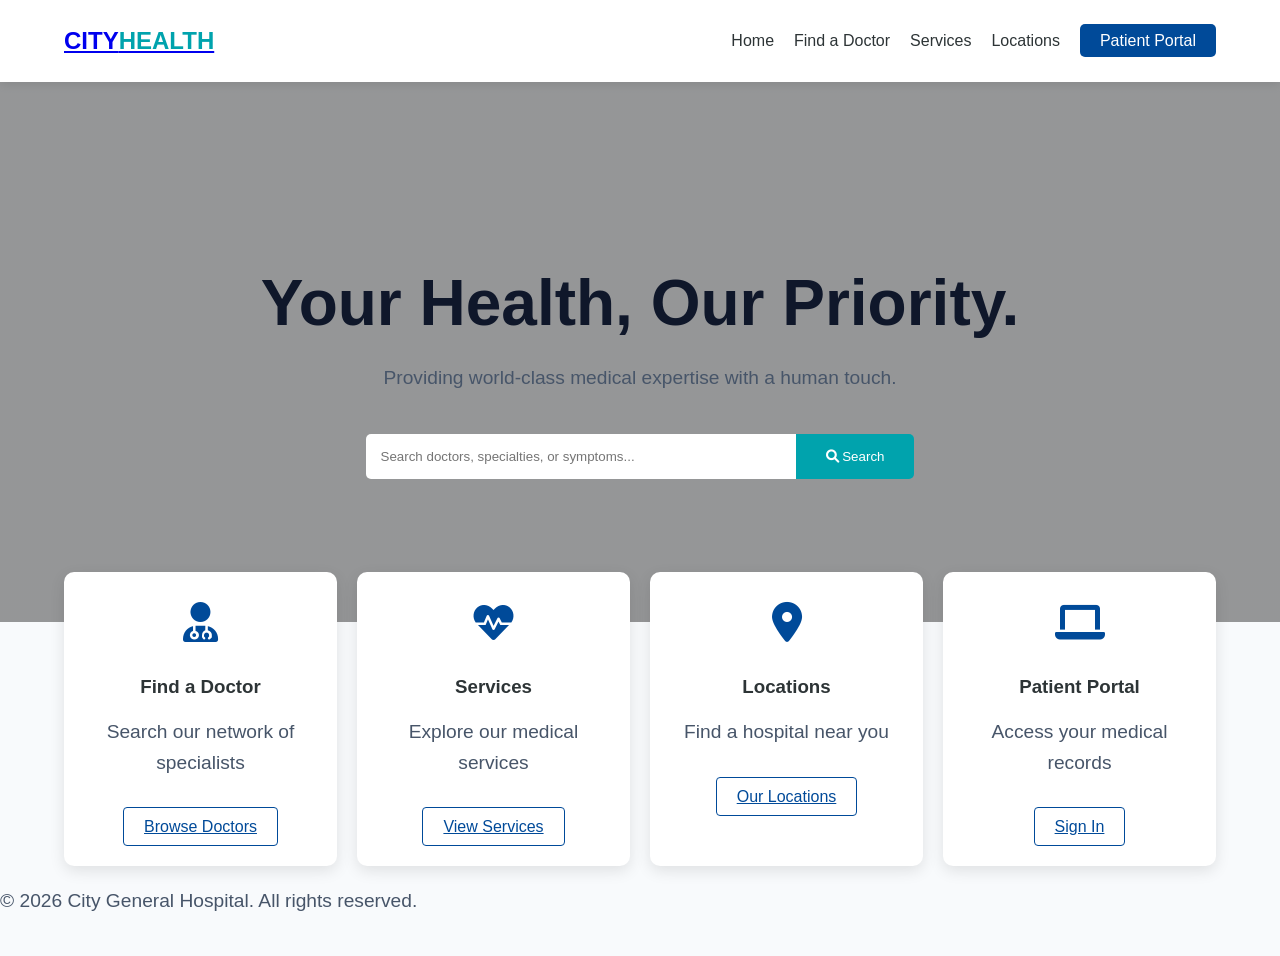
<file: index.html>
<!DOCTYPE html>
<html lang="en">
<head>
    <meta charset="UTF-8">
    <meta name="viewport" content="width=device-width, initial-scale=1.0">
    <title>City General Hospital | Care You Can Trust</title>
    <link rel="stylesheet" href="style.css">
    <link rel="stylesheet" href="https://cdnjs.cloudflare.com/ajax/libs/font-awesome/6.0.0/css/all.min.css">
</head>
<body> 
    <style>
      :root {
    --primary: #0066FF;
    --secondary: #00D2FF;
    --dark: #0F172A;
    --glass: rgba(255, 255, 255, 0.85);
}

.hero-visual {
    position: relative;
    padding: 120px 0;
    min-height: 85vh;
    background: radial-gradient(circle at top right, #e0f2fe, #ffffff);
    overflow: hidden;
}

/* Background Decoration (The "Attractive" Blobs) */
.hero-visual::before {
    content: '';
    position: absolute;
    top: -10%;
    right: -5%;
    width: 500px;
    height: 500px;
    background: var(--secondary);
    filter: blur(120px);
    opacity: 0.15;
    z-index: 0;
}

.hero-main {
    position: relative;
    z-index: 1;
    max-width: 800px;
}

/* Typography Enhancements */
.badge-top {
    background: #E0E7FF;
    color: var(--primary);
    padding: 8px 16px;
    border-radius: 50px;
    font-size: 0.9rem;
    font-weight: 600;
    display: inline-block;
    margin-bottom: 20px;
}

h1 {
    font-size: 4rem;
    color: var(--dark);
    line-height: 1.1;
    font-weight: 800;
    margin-bottom: 25px;
}

.gradient-text {
    background: linear-gradient(to right, var(--primary), var(--secondary));
    -webkit-background-clip: text;
    -webkit-text-fill-color: transparent;
}

p {
    font-size: 1.2rem;
    color: #475569;
    margin-bottom: 40px;
    line-height: 1.6;
}

/* Glassmorphism Search Bar */
.glass-search {
    display: flex;
    background: var(--glass);
    backdrop-filter: blur(15px); /* This creates the frosted glass effect */
    padding: 15px;
    border-radius: 20px;
    box-shadow: 0 20px 40px rgba(0,0,0,0.08);
    border: 1px solid rgba(255,255,255,0.5);
    gap: 15px;
}

.input-group {
    flex: 1;
    display: flex;
    align-items: center;
    background: white;
    padding: 10px 15px;
    border-radius: 12px;
}

.input-group i { color: var(--primary); margin-right: 10px; }

.input-group input {
    border: none;
    outline: none;
    width: 100%;
    font-size: 1rem;
}

/* Glow Button Effect */
.btn-glow {
    background: var(--primary);
    color: white;
    border: none;
    padding: 0 30px;
    border-radius: 12px;
    font-weight: 600;
    cursor: pointer;
    transition: all 0.3s ease;
    box-shadow: 0 10px 20px rgba(0, 102, 255, 0.2);
}

.btn-glow:hover {
    transform: translateY(-2px);
    box-shadow: 0 15px 30px rgba(0, 102, 255, 0.4);
    background: #0052cc;
}

/* Responsive */
@media (max-width: 768px) {
    .glass-search { flex-direction: column; }
    h1 { font-size: 2.5rem; }
}  
    </style>

    <nav class="navbar">
        <div class="logo"><a href="index.html">CITY<span>HEALTH</span></a></div>
        <ul class="nav-links">
            <li><a href="index.html">Home</a></li>
            <li><a href="Find%20a%20Doctor.html">Find a Doctor</a></li>
            <li><a href="Services.html">Services</a></li>
            <li><a href="Locations.html">Locations</a></li>
            <li><a href="PatientPortal.html" class="btn-portal">Patient Portal</a></li>
        </ul>
    </nav>

    <header class="hero">
        <div class="hero-overlay">
            <h1>Your Health, Our Priority.</h1>
            <p>Providing world-class medical expertise with a human touch.</p>
            
            <div class="search-container">
                <input type="text" placeholder="Search doctors, specialties, or symptoms...">
                <button type="submit"><i class="fas fa-search"></i> Search</button>
            </div>
        </div>
    </header>

    <section class="action-grid">
        <div class="card">
            <i class="fas fa-user-md"></i>
            <h3>Find a Doctor</h3>
            <p>Search our network of specialists</p>
            <a href="Find%20a%20Doctor.html" class="card-btn">Browse Doctors</a>
        </div>
        <div class="card">
            <i class="fas fa-heartbeat"></i>
            <h3>Services</h3>
            <p>Explore our medical services</p>
            <a href="Services.html" class="card-btn">View Services</a>
        </div>
        <div class="card">
            <i class="fas fa-map-marker-alt"></i>
            <h3>Locations</h3>
            <p>Find a hospital near you</p>
            <a href="Locations.html" class="card-btn">Our Locations</a>
        </div>
        <div class="card">
            <i class="fas fa-laptop"></i>
            <h3>Patient Portal</h3>
            <p>Access your medical records</p>
            <a href="PatientPortal.html" class="card-btn">Sign In</a>
        </div>
    </section>

    <footer class="footer">
        <p>&copy; 2026 City General Hospital. All rights reserved.</p>
    </footer>

</body>
</html>
</file>
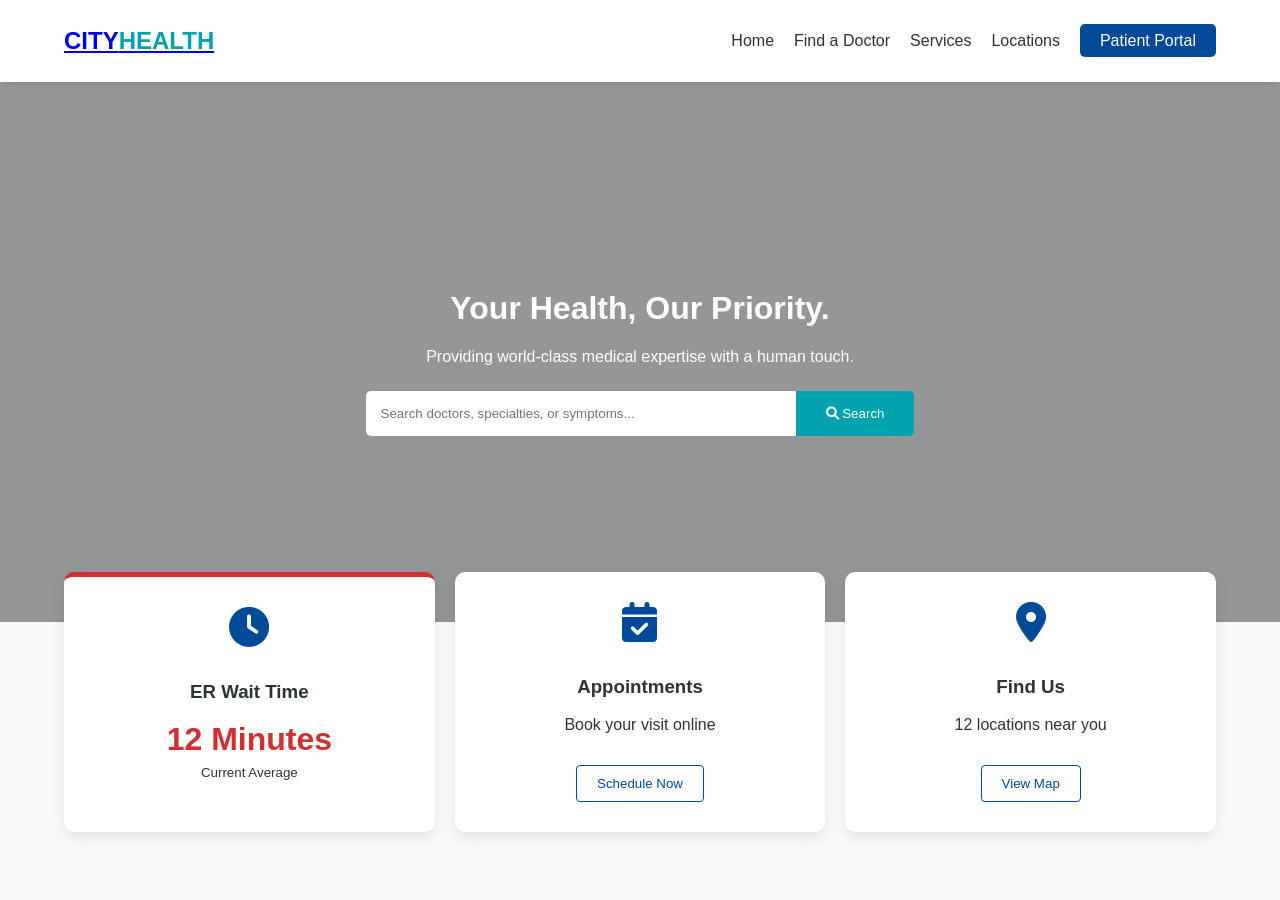
<file: Find a Doctor.html>
<!DOCTYPE html>
<html lang="en">
<head>
    <meta charset="UTF-8">
    <meta name="viewport" content="width=device-width, initial-scale=1.0">
    <title>City General Hospital | Care You Can Trust</title>
    <link rel="stylesheet" href="style.css">
    <link rel="stylesheet" href="https://cdnjs.cloudflare.com/ajax/libs/font-awesome/6.0.0/css/all.min.css">
</head>
<body>

    <nav class="navbar">
        <div class="logo"><a href="index.html">CITY<span>HEALTH</span></a></div>
        <ul class="nav-links">
            <li><a href="index.html">Home</a></li>
            <li><a href="Find%20a%20Doctor.html">Find a Doctor</a></li>
            <li><a href="Services.html">Services</a></li>
            <li><a href="Locations.html">Locations</a></li>
            <li><a href="PatientPortal.html" class="btn-portal">Patient Portal</a></li>
        </ul>
    </nav>

    <header class="hero">
        <div class="hero-overlay">
            <h1>Your Health, Our Priority.</h1>
            <p>Providing world-class medical expertise with a human touch.</p>
            
            <div class="search-container">
                <input type="text" placeholder="Search doctors, specialties, or symptoms...">
                <button type="submit"><i class="fas fa-search"></i> Search</button>
            </div>
        </div>
    </header>

    <section class="action-grid">
        <div class="card emergency">
            <i class="fas fa-clock"></i>
            <h3>ER Wait Time</h3>
            <p class="wait-time">12 Minutes</p>
            <small>Current Average</small>
        </div>
        <div class="card">
            <i class="fas fa-calendar-check"></i>
            <h3>Appointments</h3>
            <p>Book your visit online</p>
            <button class="card-btn">Schedule Now</button>
        </div>
        <div class="card">
            <i class="fas fa-map-marker-alt"></i>
            <h3>Find Us</h3>
            <p>12 locations near you</p>
            <button class="card-btn">View Map</button>
        </div>
    </section>

</body>
</html>
</file>
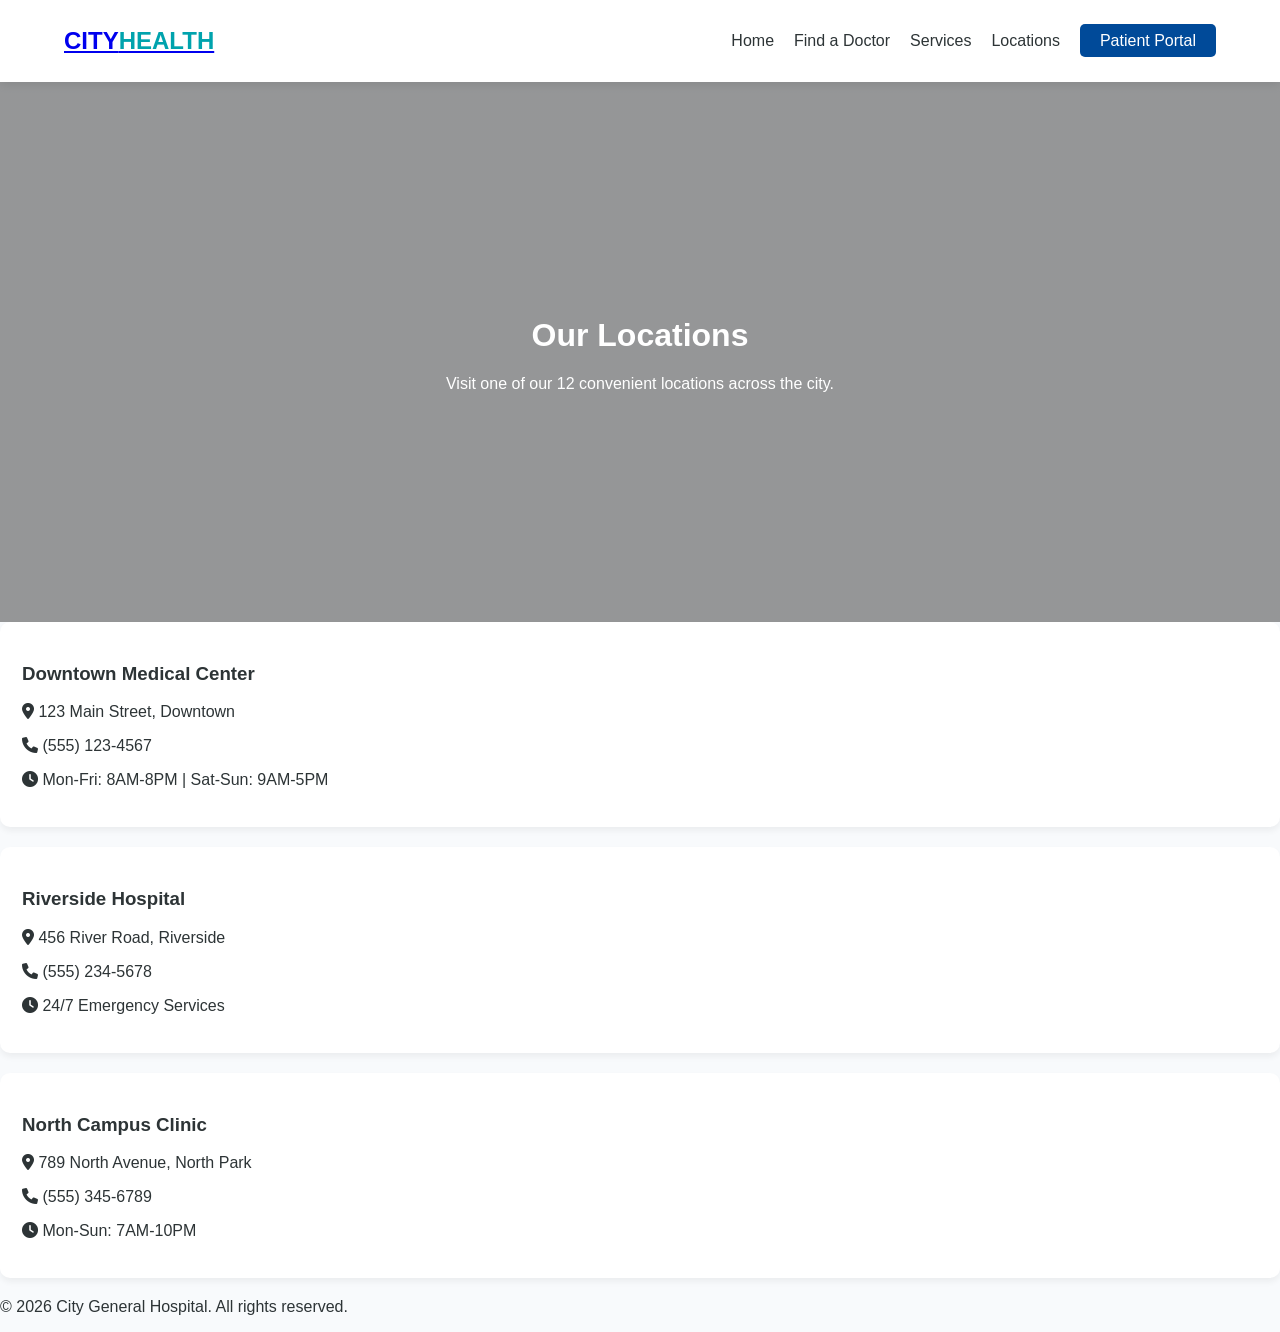
<file: Locations.html>
<!DOCTYPE html>
<html lang="en">
<head>
    <meta charset="UTF-8">
    <meta name="viewport" content="width=device-width, initial-scale=1.0">
    <title>Locations | City General Hospital</title>
    <link rel="stylesheet" href="style.css">
    <link rel="stylesheet" href="https://cdnjs.cloudflare.com/ajax/libs/font-awesome/6.0.0/css/all.min.css">
</head>
<body>
    <style>
        /* Location Section Container */
.locations-section {
    padding: 60px 5%;
    background-color: #f4f7f9;
}

.section-title {
    color: var(--primary-blue);
    margin-bottom: 30px;
    font-size: 2rem;
}

/* Flexbox Wrapper */
.locations-wrapper {
    display: flex;
    gap: 30px;
    height: 600px; /* Fixed height for the location area */
}

/* Left Side: Scrollable List */
.location-list {
    flex: 1;
    overflow-y: auto; /* Allows scrolling through many clinics */
    padding-right: 15px;
}

/* Location Card Styles */
.location-card {
    background: white;
    padding: 20px;
    border-radius: 10px;
    margin-bottom: 20px;
    border: 2px solid transparent;
    transition: all 0.3s ease;
    cursor: pointer;
    box-shadow: 0 4px 6px rgba(0,0,0,0.05);
}

.location-card:hover {
    border-color: var(--soft-teal);
    transform: translateX(5px);
}

.location-card.active {
    border-color: var(--primary-blue);
    background-color: #eff6ff;
}

.location-info h3 {
    margin-top: 0;
    color: var(--primary-blue);
}

.location-info p {
    margin: 8px 0;
    font-size: 0.95rem;
    color: #555;
}

.location-info i {
    color: var(--soft-teal);
    width: 20px;
    margin-right: 10px;
}

/* Action Buttons */
.btn-directions {
    background: var(--primary-blue);
    color: white;
    border: none;
    padding: 10px 20px;
    border-radius: 5px;
    margin-top: 10px;
    cursor: pointer;
    font-weight: bold;
}

.btn-directions:hover {
    background: #003366;
}

/* Right Side: Map Styling */
.map-container {
    flex: 1.5;
    background: #ddd;
    border-radius: 15px;
    overflow: hidden;
    box-shadow: 0 5px 15px rgba(0,0,0,0.1);
}

#map-mock {
    height: 100%;
    display: flex;
    align-items: center;
    justify-content: center;
    background-color: #e5e7eb;
    color: #9ca3af;
    font-size: 1.2rem;
}

/* Responsive Design for Mobile */
@media (max-width: 768px) {
    .locations-wrapper {
        flex-direction: column;
        height: auto;
    }
    .map-container {
        height: 300px;
        order: -1; /* Put map on top for mobile */
    }
}
</style>

    <nav class="navbar">
        <div class="logo"><a href="index.html">CITY<span>HEALTH</span></a></div>
        <ul class="nav-links">
            <li><a href="index.html">Home</a></li>
            <li><a href="Find%20a%20Doctor.html">Find a Doctor</a></li>
            <li><a href="Services.html">Services</a></li>
            <li><a href="Locations.html">Locations</a></li>
            <li><a href="PatientPortal.html" class="btn-portal">Patient Portal</a></li>
        </ul>
    </nav>

    <header class="hero">
        <div class="hero-overlay">
            <h1>Our Locations</h1>
            <p>Visit one of our 12 convenient locations across the city.</p>
        </div>
    </header>

    <section class="content">
        <div class="location-card">
            <h3>Downtown Medical Center</h3>
            <p><i class="fas fa-map-marker-alt"></i> 123 Main Street, Downtown</p>
            <p><i class="fas fa-phone"></i> (555) 123-4567</p>
            <p><i class="fas fa-clock"></i> Mon-Fri: 8AM-8PM | Sat-Sun: 9AM-5PM</p>
        </div>
        <div class="location-card">
            <h3>Riverside Hospital</h3>
            <p><i class="fas fa-map-marker-alt"></i> 456 River Road, Riverside</p>
            <p><i class="fas fa-phone"></i> (555) 234-5678</p>
            <p><i class="fas fa-clock"></i> 24/7 Emergency Services</p>
        </div>
        <div class="location-card">
            <h3>North Campus Clinic</h3>
            <p><i class="fas fa-map-marker-alt"></i> 789 North Avenue, North Park</p>
            <p><i class="fas fa-phone"></i> (555) 345-6789</p>
            <p><i class="fas fa-clock"></i> Mon-Sun: 7AM-10PM</p>
        </div>
    </section>

    <footer class="footer">
        <p>&copy; 2026 City General Hospital. All rights reserved.</p>
    </footer>

</body>
</html>
</file>
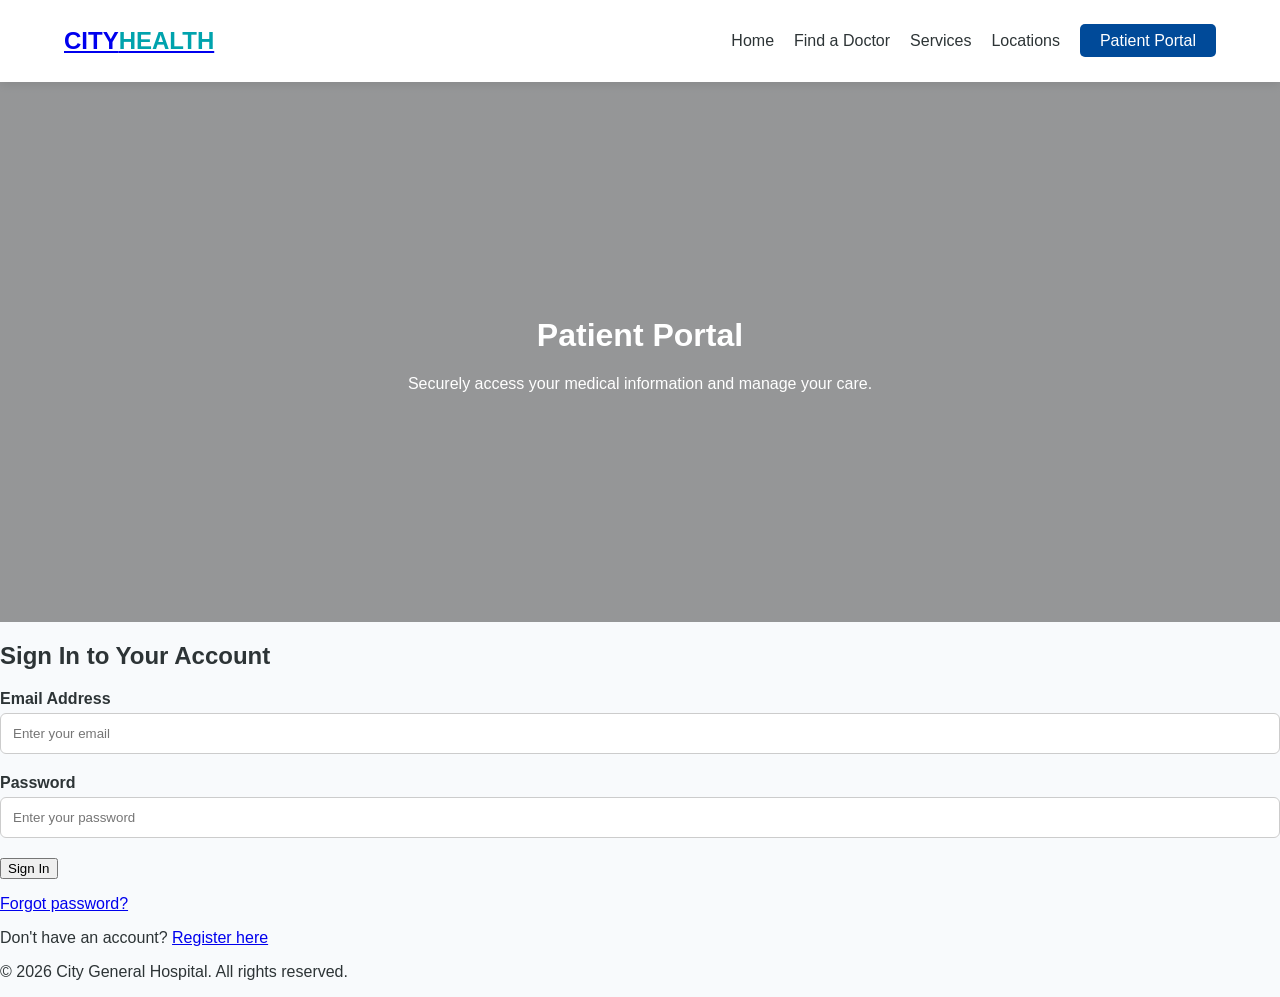
<file: PatientPortal.html>
<!DOCTYPE html>
<html lang="en">
<head>
    <meta charset="UTF-8">
    <meta name="viewport" content="width=device-width, initial-scale=1.0">
    <title>Patient Portal | City General Hospital</title>
    <link rel="stylesheet" href="style.css">
    <link rel="stylesheet" href="https://cdnjs.cloudflare.com/ajax/libs/font-awesome/6.0.0/css/all.min.css">
    <style>
.portal-container {
    display: flex;
    justify-content: center;
    align-items: center;
    min-height: 80vh;
    padding: 20px;
    background: #f0f4f8;
}

.login-card {
    background: white;
    padding: 40px;
    border-radius: 12px;
    box-shadow: 0 10px 25px rgba(0,0,0,0.1);
    width: 100%;
    max-width: 400px;
}

.form-group { margin-bottom: 20px; }

.form-group label { display: block; margin-bottom: 5px; font-weight: 600; }

.form-group input {
    width: 100%;
    padding: 12px;
    border: 1px solid #ccc;
    border-radius: 6px;
    box-sizing: border-box; /* Ensures padding doesn't break layout */
}

.btn-login {
    width: 100%;
    padding: 12px;
    background: var(--primary-blue);
    color: white;
    border: none;
    border-radius: 6px;
    font-size: 1rem;
    cursor: pointer;
    transition: background 0.3s;
}

.btn-login:hover { background: #003366; }

.info-sidebar {
    margin-left: 40px;
    max-width: 300px;
    color: var(--primary-blue);
}

.info-sidebar i { margin-right: 10px; color: var(--soft-teal); }
.portal-actions {
    display: grid;
    gap: 20px;
    margin-top: 20px;
}

.portal-dashboard {
    display: grid;
    gap: 30px;
}

.portal-welcome {
    background: white;
    padding: 18px 22px;
    border-radius: 10px;
    box-shadow: 0 10px 20px rgba(0,0,0,0.05);
    margin-bottom: 20px;
    color: var(--primary-blue);
    font-weight: 600;
}

.hidden { display: none; }
    display: flex;
    flex-direction: column;
    justify-content: space-between;
}

.action-card i {
    font-size: 2rem;
    color: var(--primary-blue);
    margin-bottom: 15px;
}

.action-link {
    margin-top: 20px;
    display: inline-block;
    color: white;
    background: var(--primary-blue);
    padding: 12px 18px;
    border-radius: 8px;
    text-decoration: none;
}

.action-link:hover { background: #003366; }

.hidden { display: none; }

.portal-welcome {
    background: white;
    padding: 18px 22px;
    border-radius: 10px;
    box-shadow: 0 10px 20px rgba(0,0,0,0.05);
    margin-bottom: 20px;
    color: var(--primary-blue);
    font-weight: 600;
}

.portal-section {
    background: white;
    padding: 25px;
    border-radius: 12px;
    box-shadow: 0 10px 25px rgba(0,0,0,0.06);
    margin-top: 30px;
}

.portal-section h4 {
    margin-top: 0;
    color: var(--primary-blue);
}

.details-list {
    list-style-type: none;
    padding: 0;
    margin: 0;
}

.details-list li {
    padding: 12px 0;
    border-bottom: 1px solid #e8edf2;
}

.details-list li:last-child { border-bottom: none; }

.section-button {
    margin-top: 15px;
    display: inline-block;
    color: var(--primary-blue);
    font-weight: 600;
    text-decoration: none;
}

.section-button:hover { text-decoration: underline; }
/* Responsive Adjustments */
@media (max-width: 768px) {
    .portal-container { flex-direction: column; }
    .info-sidebar { margin-left: 0; margin-top: 30px; text-align: center; }
}
</style>  
    <nav class="navbar">
        <div class="logo"><a href="index.html">CITY<span>HEALTH</span></a></div>
        <ul class="nav-links">
            <li><a href="index.html">Home</a></li>
            <li><a href="Find%20a%20Doctor.html">Find a Doctor</a></li>
            <li><a href="Services.html">Services</a></li>
            <li><a href="Locations.html">Locations</a></li>
            <li><a href="PatientPortal.html" class="btn-portal">Patient Portal</a></li>
        </ul>
    </nav>

    <header class="hero">
        <div class="hero-overlay">
            <h1>Patient Portal</h1>
            <p>Securely access your medical information and manage your care.</p>
        </div>
    </header>

    <section class="content">
        <div id="loginSection" class="login-container">
            <h2>Sign In to Your Account</h2>
            <form>
                <div class="form-group">
                    <label for="email">Email Address</label>
                    <input type="email" id="email" placeholder="Enter your email" required>
                </div>
                <div class="form-group">
                    <label for="password">Password</label>
                    <input type="password" id="password" placeholder="Enter your password" required>
                </div>
                <button type="submit" class="submit-btn">Sign In</button>
                <p><a href="#">Forgot password?</a></p>
            </form>
            <p>Don't have an account? <a href="#">Register here</a></p>
        </div>

        <div id="portalWelcome" class="portal-welcome hidden">Welcome to your secure patient portal.</div>

        <div class="portal-features portal-dashboard hidden" id="portalFeatures">
            <h3>Portal Features</h3>
            <div class="portal-actions">
                <div class="action-card">
                    <div>
                        <i class="fas fa-file-medical"></i>
                        <h4>View Patient Records</h4>
                        <p>Access your medical history, diagnoses, and visit summaries in one secure place.</p>
                    </div>
                    <a class="action-link" href="#records">Open Records</a>
                </div>
                <div class="action-card">
                    <div>
                        <i class="fas fa-calendar-check"></i>
                        <h4>Manage Appointments</h4>
                        <p>Schedule, reschedule, or cancel appointments with our care team.</p>
                    </div>
                    <a class="action-link" href="#appointments">Manage Appointments</a>
                </div>
                <div class="action-card">
                    <div>
                        <i class="fas fa-flask"></i>
                        <h4>View Lab Results</h4>
                        <p>Review your latest test results and follow-up recommendations.</p>
                    </div>
                    <a class="action-link" href="#labs">View Lab Results</a>
                </div>
                <div class="action-card">
                    <div>
                        <i class="fas fa-credit-card"></i>
                        <h4>Pay Bills Online</h4>
                        <p>See outstanding balances and pay safely through our portal.</p>
                    </div>
                    <a class="action-link" href="#billing">Pay Bills</a>
                </div>
            </div>
        </div>
    </section>

    <section class="content portal-section hidden" id="records">
        <h3>Patient Records</h3>
        <p>Review your current medical summary, allergies, medications, and history.</p>
        <ul class="details-list">
            <li><strong>Patient:</strong> John Doe</li>
            <li><strong>Primary Care Physician:</strong> Dr. Emily Carter</li>
            <li><strong>Active Medications:</strong> Atorvastatin, Lisinopril</li>
            <li><strong>Allergies:</strong> Penicillin</li>
            <li><strong>Recent Visit:</strong> Annual wellness exam on April 15, 2026</li>
        </ul>
        <a class="section-button" href="#appointments">Next: Manage Appointments</a>
    </section>

    <section class="content portal-section hidden" id="appointments">
        <h3>Appointments</h3>
        <p>Upcoming visits and appointment management tools.</p>
        <ul class="details-list">
            <li><strong>Next appointment:</strong> June 10, 2026 at 10:00 AM</li>
            <li><strong>Provider:</strong> Dr. Olivia Hayes</li>
            <li><strong>Location:</strong> Main Campus, Suite 210</li>
            <li><strong>Purpose:</strong> Follow-up consult</li>
        </ul>
        <a class="section-button" href="#billing">View Billing Options</a>
    </section>

    <section class="content portal-section hidden" id="labs">
        <h3>Lab Results</h3>
        <p>Securely view the latest lab findings and recommendations.</p>
        <ul class="details-list">
            <li><strong>Cholesterol:</strong> 185 mg/dL (Normal)</li>
            <li><strong>Blood Glucose:</strong> 98 mg/dL (Normal)</li>
            <li><strong>Complete Blood Count:</strong> All values within normal range</li>
            <li><strong>Latest update:</strong> May 2, 2026</li>
        </ul>
        <a class="section-button" href="#records">Back to Records</a>
    </section>

    <section class="content portal-section hidden" id="billing">
        <h3>Billing & Payments</h3>
        <p>View your outstanding balance and pay your bill online quickly.</p>
        <ul class="details-list">
            <li><strong>Outstanding balance:</strong> $245.00</li>
            <li><strong>Due date:</strong> June 20, 2026</li>
            <li><strong>Last payment:</strong> $120.00 on April 28, 2026</li>
        </ul>
        <a class="action-link" href="#">Pay Now</a>
    </section>

    <footer class="footer">
        <p>&copy; 2026 City General Hospital. All rights reserved.</p>
    </footer>

    <script>
        const loginForm = document.querySelector('.login-container form');
        const portalElements = [
            document.getElementById('portalFeatures'),
            document.getElementById('records'),
            document.getElementById('appointments'),
            document.getElementById('labs'),
            document.getElementById('billing'),
            document.getElementById('portalWelcome')
        ];

        loginForm.addEventListener('submit', function(event) {
            event.preventDefault();
            const emailInput = document.getElementById('email');
            const email = emailInput.value.trim();
            if (!email) return;

            document.getElementById('portalWelcome').textContent = `Welcome, ${email}`;
            document.getElementById('loginSection').classList.add('hidden');
            portalElements.forEach(el => el.classList.remove('hidden'));
            document.getElementById('portalWelcome').scrollIntoView({ behavior: 'smooth' });
        });
    </script>
</body>
</html>
</file>
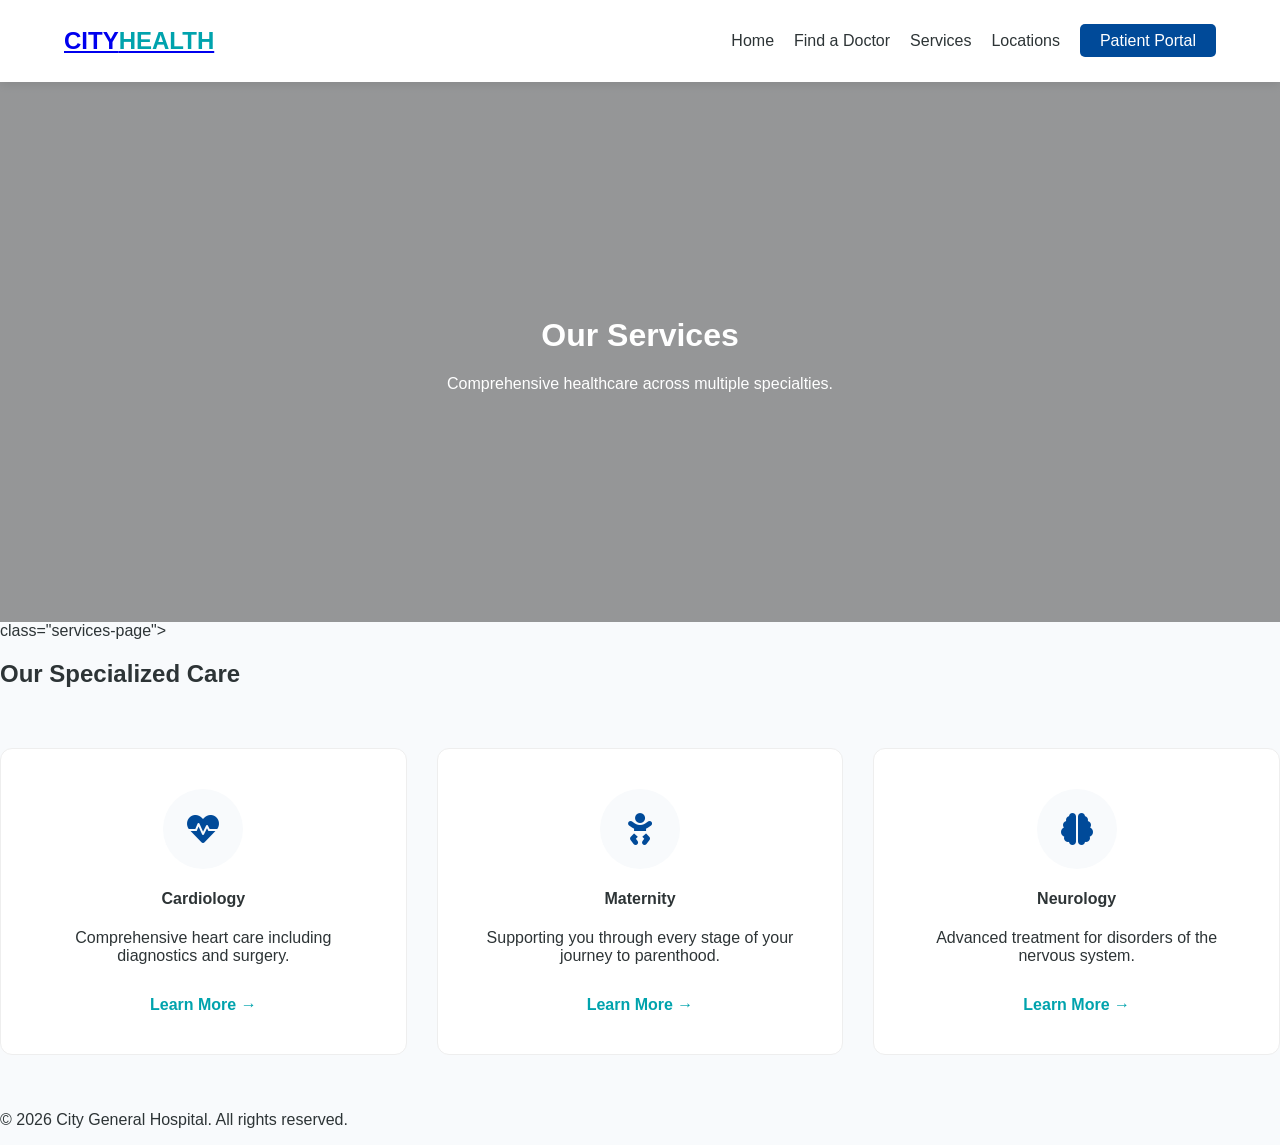
<file: Services.html>
<!DOCTYPE html>
<html lang="en">
<head>
    <meta charset="UTF-8">
    <meta name="viewport" content="width=device-width, initial-scale=1.0">
    <title>Services | City General Hospital</title>
    <link rel="stylesheet" href="style.css">
    <link rel="stylesheet" href="https://cdnjs.cloudflare.com/ajax/libs/font-awesome/6.0.0/css/all.min.css">
</head>
<body>

    <nav class="navbar">
        <div class="logo"><a href="index.html">CITY<span>HEALTH</span></a></div>
        <ul class="nav-links">
            <li><a href="index.html">Home</a></li>
            <li><a href="Find%20a%20Doctor.html">Find a Doctor</a></li>
            <li><a href="Services.html">Services</a></li>
            <li><a href="Locations.html">Locations</a></li>
            <li><a href="PatientPortal.html" class="btn-portal">Patient Portal</a></li>
        </ul>
    </nav>

    <header class="hero">
        <div class="hero-overlay">
            <h1>Our Services</h1>
            <p>Comprehensive healthcare across multiple specialties.</p>
        </div>
    </header>
<style>
    .services-grid {
    display: grid;
    grid-template-columns: repeat(auto-fit, minmax(300px, 1fr));
    gap: 30px;
    padding: 40px 0;
}

.service-item {
    background: #fff;
    padding: 40px;
    border-radius: 12px;
    text-align: center;
    transition: transform 0.3s ease, box-shadow 0.3s ease;
    border: 1px solid #eee;
}

.service-item:hover {
    transform: translateY(-10px);
    box-shadow: 0 10px 30px rgba(0, 74, 153, 0.1);
}

.icon-circle {
    width: 80px;
    height: 80px;
    background: var(--light-bg);
    color: var(--primary-blue);
    border-radius: 50%;
    display: flex;
    align-items: center;
    justify-content: center;
    margin: 0 auto 20px;
    font-size: 2rem;
}

.text-link {
    color: var(--soft-teal);
    text-decoration: none;
    font-weight: bold;
    display: inline-block;
    margin-top: 15px;
}
</style>
     class="services-page">
    <div class="container">
        <h2 class="text-center">Our Specialized Care</h2>
        <div class="services-grid">
            
            <div class="service-item">
                <div class="icon-circle"><i class="fas fa-heartbeat"></i></div>
                <h4>Cardiology</h4>
                <p>Comprehensive heart care including diagnostics and surgery.</p>
                <a href="#" class="text-link">Learn More →</a>
            </div>

            <div class="service-item">
                <div class="icon-circle"><i class="fas fa-baby"></i></div>
                <h4>Maternity</h4>
                <p>Supporting you through every stage of your journey to parenthood.</p>
                <a href="#" class="text-link">Learn More →</a>
            </div>

            <div class="service-item">
                <div class="icon-circle"><i class="fas fa-brain"></i></div>
                <h4>Neurology</h4>
                <p>Advanced treatment for disorders of the nervous system.</p>
                <a href="#" class="text-link">Learn More →</a>
            </div>

        </div>
    </div>
</section>

    <footer class="footer">
        <p>&copy; 2026 City General Hospital. All rights reserved.</p>
    </footer>

</body>
</html>
</file>
<file: style.css>
:root {
    --primary-blue: #004A99;
    --soft-teal: #00A3AD;
    --emergency-red: #D32F2F;
    --light-bg: #F8FAFC;
    --text-dark: #2D3436;
}

body {
    margin: 0;
    font-family: 'Segoe UI', Tahoma, Geneva, Verdana, sans-serif;
    background-color: var(--light-bg);
    color: var(--text-dark);
}

/* Navbar Styles */
.navbar {
    display: flex;
    justify-content: space-between;
    align-items: center;
    padding: 1rem 5%;
    background: white;
    box-shadow: 0 2px 10px rgba(0,0,0,0.1);
}

.logo { font-weight: bold; font-size: 1.5rem; color: var(--primary-blue); }
.logo span { color: var(--soft-teal); }

.nav-links { list-style: none; display: flex; gap: 20px; }
.nav-links a { text-decoration: none; color: var(--text-dark); font-weight: 500; }

.btn-portal {
    background: var(--primary-blue);
    color: white !important;
    padding: 8px 20px;
    border-radius: 5px;
}

/* Hero Section */
.hero {
    height: 60vh;
    background: linear-gradient(rgba(0,0,0,0.4), rgba(0,0,0,0.4)), 
                url('https://images.unsplash.com/photo-1519494026892-80bbd2d6fd0d?auto=format&fit=crop&w=1200');
    background-size: cover;
    background-position: center;
    display: flex;
    align-items: center;
    justify-content: center;
    text-align: center;
    color: white;
}

.search-container {
    margin-top: 25px;
    display: flex;
    justify-content: center;
}

.search-container input {
    width: 400px;
    padding: 15px;
    border: none;
    border-radius: 5px 0 0 5px;
}

.search-container button {
    padding: 15px 30px;
    border: none;
    background: var(--soft-teal);
    color: white;
    border-radius: 0 5px 5px 0;
    cursor: pointer;
}

/* Action Cards */
.action-grid {
    display: grid;
    grid-template-columns: repeat(auto-fit, minmax(250px, 1fr));
    gap: 20px;
    padding: 0 5%;
    margin-top: -50px; /* Overlaps Hero for modern look */
}

.card {
    background: white;
    padding: 30px;
    text-align: center;
    border-radius: 10px;
    box-shadow: 0 5px 15px rgba(0,0,0,0.1);
}

.card i { font-size: 2.5rem; color: var(--primary-blue); margin-bottom: 15px; }

.emergency {
    border-top: 5px solid var(--emergency-red);
}

.wait-time {
    font-size: 2rem;
    font-weight: bold;
    color: var(--emergency-red);
    margin: 5px 0;
}

.card-btn {
    margin-top: 15px;
    padding: 10px 20px;
    border: 1px solid var(--primary-blue);
    background: transparent;
    color: var(--primary-blue);
    border-radius: 4px;
    cursor: pointer;
}

.card-btn:hover {
    background: var(--primary-blue);
    color: white;
}
</file>
